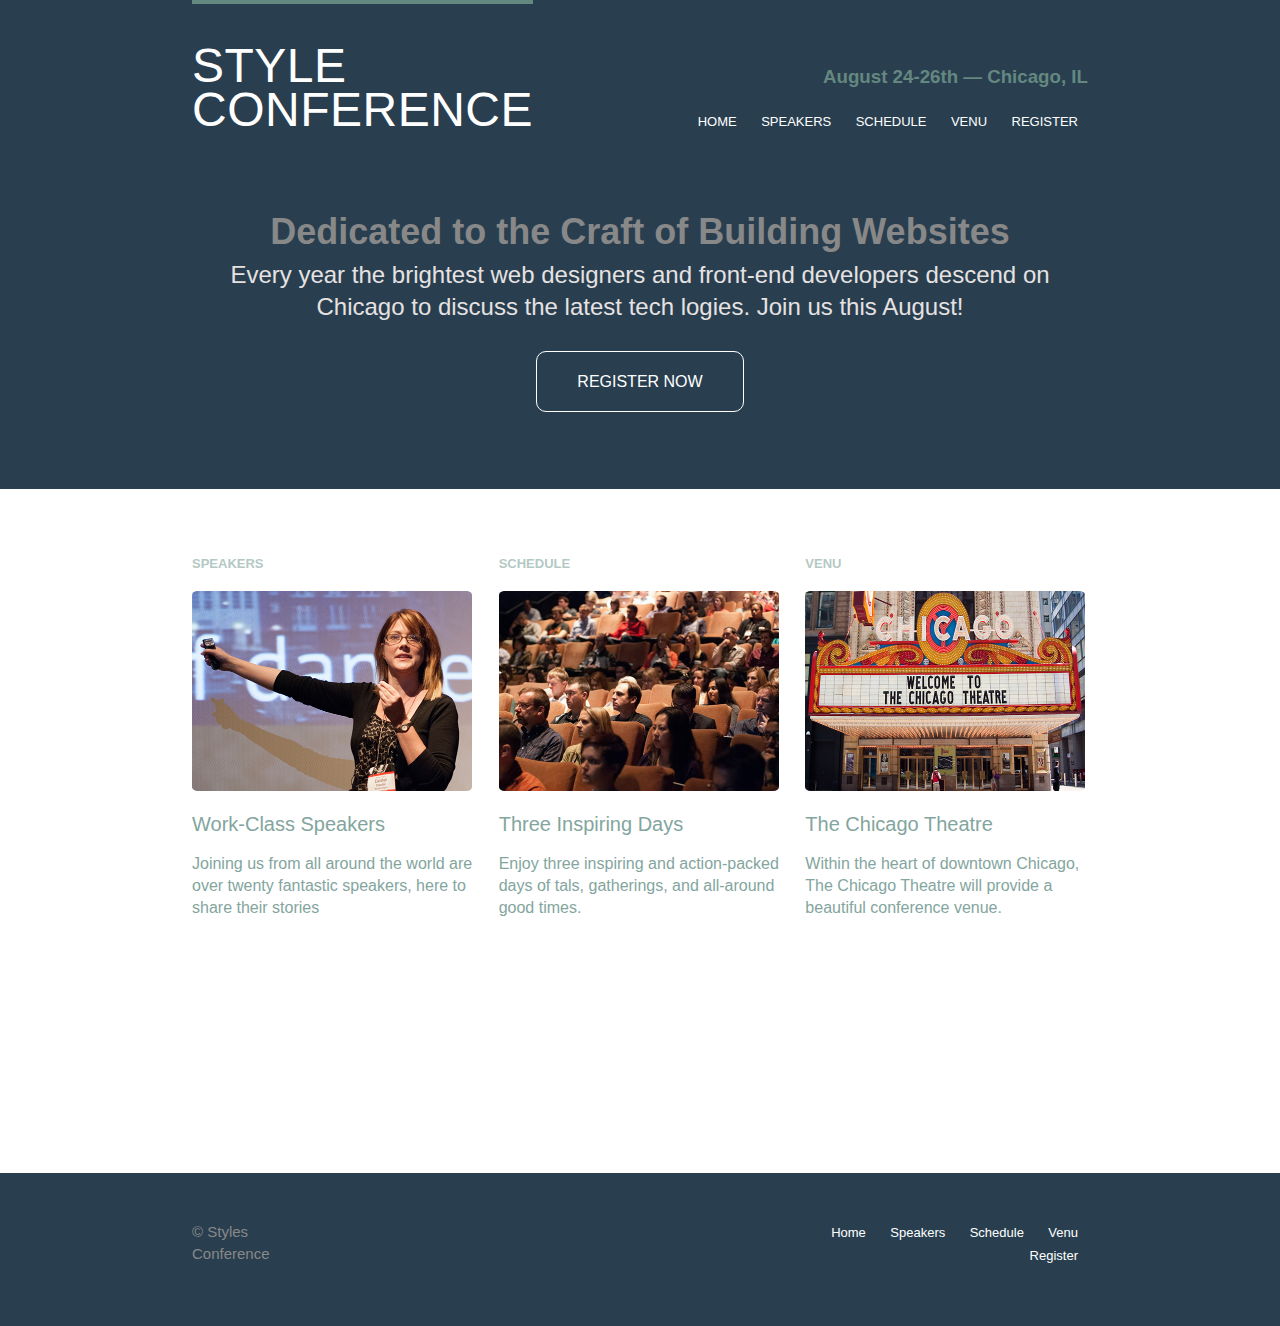
<file: index.html>
<!DOCTYPE html>
<html lang="en">
<head>
    <meta charset="UTF-8">
    <meta name="viewport" content="width=device-width, initial-scale=1.0">
    <title>Style Conference</title>
    <link rel="stylesheet" href="styleconference.css">
</head>
<body>

    <div class="nav-section">
        <div class="logo">
            <a href="#">style <br> conference</a>
        </div>
        <h3 class="tagline">August 24-26th — Chicago, IL</h3>
        <nav class="nav-bar">
            <ul>
                <li><a href="index.html">Home</a></li>
                <li><a href="Speakers.html">Speakers</a></li>
                <li><a href="Schedule.html">Schedule</a></li>
                <li><a href="Venu.html">Venu</a></li>
                <li><a href="Register.html">Register</a></li>
            </ul>
        </nav>
    </div>
    <!----------------------------------------NAV-END------------------------------------------>

        <div class="nav-info">
            <h1>Dedicated to the Craft of Building Websites</h1>

            <p>Every year the brightest web designers and front-end developers descend on Chicago to discuss the latest tech logies. Join us this August!</p>
            <a href="Register.html">Register Now</a>
        </div>

    <!-----------------------------------------HOME------------------------------------------->

    <div class="home-info">

        <div class="home-page">
            <h2>Speakers</h2>
            <img src="styleconference/speakers.jpg" alt="not found">
            <a href="">Work-Class Speakers</a>
            <p>Joining us from all around the world are over twenty fantastic speakers, here to share their stories</p>
        </div>

        <div class="home-page">
            <h2>Schedule</h2>
            <img src="styleconference/schedule.jpg" alt="not found">
            <a href="">Three Inspiring Days</a>
            <p>Enjoy three inspiring and action-packed days of tals, gatherings, and all-around good times.</p>
        </div>

        <div class="home-page">
            <h2>Venu</h2>
            <img src="styleconference/venue.jpg" alt="not found">
            <a href="">The Chicago Theatre</a>
            <p>Within the heart of downtown Chicago, The Chicago Theatre will provide a beautiful conference venue.</p>
        </div>

    </div>

<!---------------------------------------FOOTER------------------------------------------------------------>

    <div class="footer">
        <p>© Styles Conference</p>

        <nav class="footer-nav">
            <ul>
                <li><a href="styleconference.html">Home</a></li>
                <li><a href="Speakers.html">Speakers</a></li>
                <li><a href="Schedule.html">Schedule</a></li>
                <li><a href="Venu.html">Venu</a></li>
                <li><a href="Register.html">Register</a></li>
            </ul>
        </nav>
    </div>
    
</body>
</html>
</file>
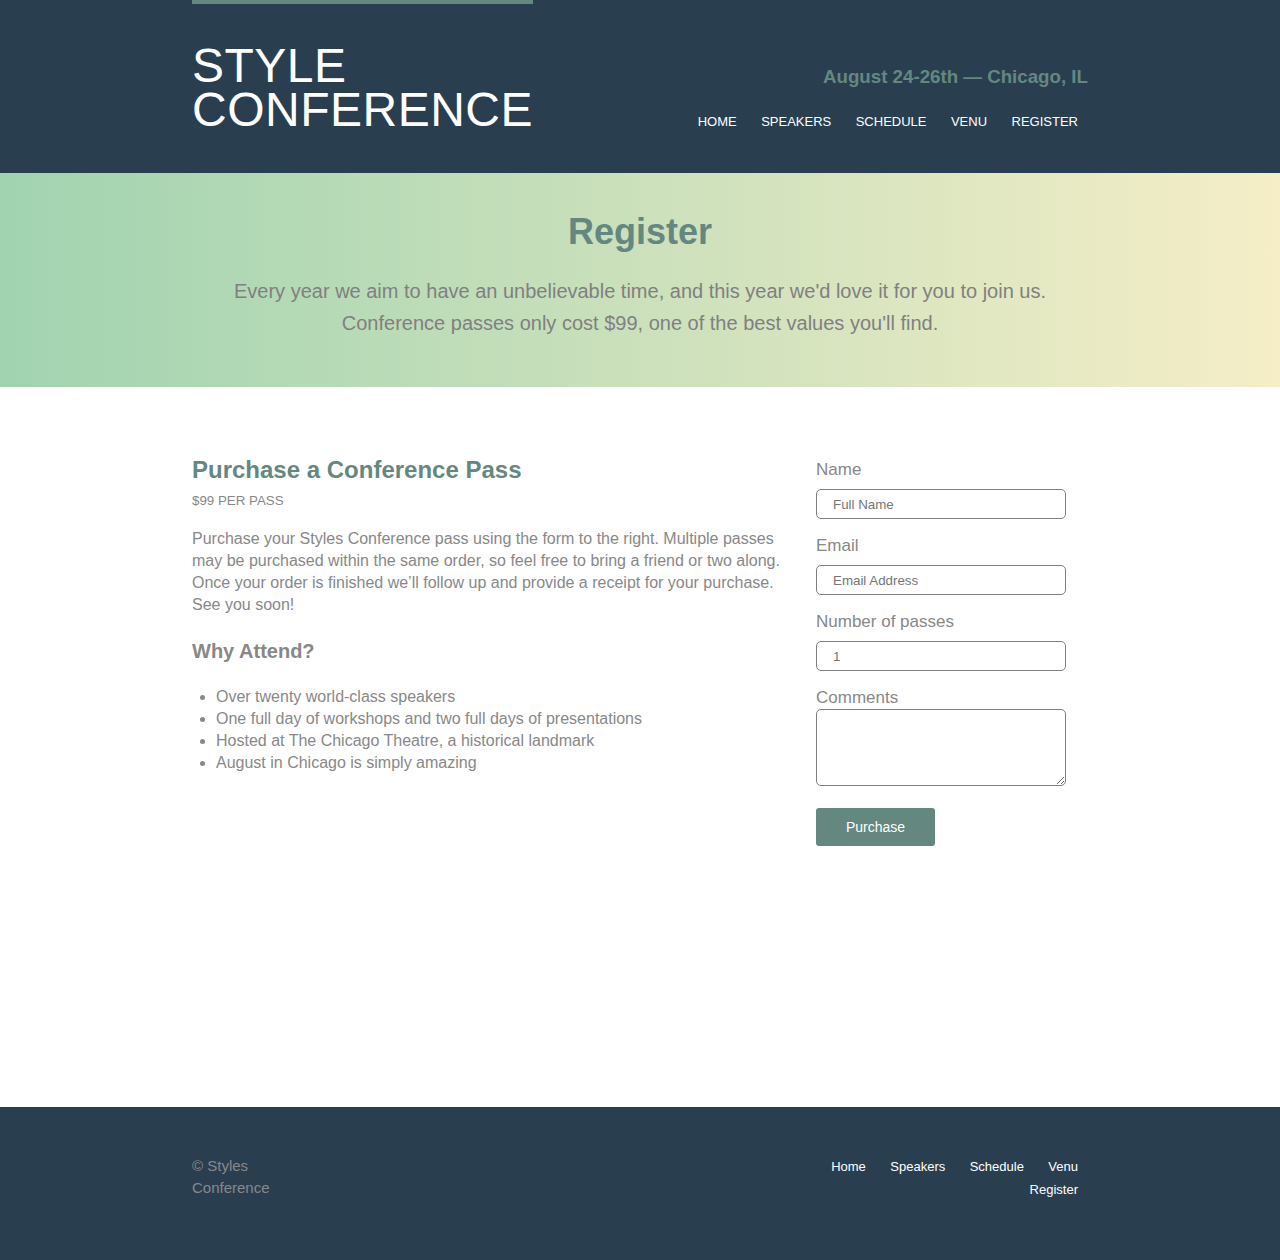
<file: Register.html>
<!DOCTYPE html>
<html lang="en">
<head>
    <meta charset="UTF-8">
    <meta name="viewport" content="width=device-width, initial-scale=1.0">
    <title>Style Conference</title>
    <link rel="stylesheet" href="styleconference.css">
</head>
<body>

    <div class="nav-section">
        <div class="logo">
            <a href="#">style <br> conference</a>
        </div>
        <h3 class="tagline">August 24-26th — Chicago, IL</h3>
        <nav class="nav-bar">
            <ul>
                <li><a href="index.html">Home</a></li>
                <li><a href="Speakers.html">Speakers</a></li>
                <li><a href="Schedule.html">Schedule</a></li>
                <li><a href="Venu.html">Venu</a></li>
                <li><a href="Register.html">Register</a></li>
            </ul>
        </nav>
    </div>
    <!--------------------------------------------NAV END------------------------------------------------->

        <div class="heading">
            <h1>Register</h1>
            <p>Every year we aim to have an unbelievable time, and this year we'd love it for you to join us. Conference passes only cost $99, one of the best values you'll find.</p>
        </div>

    <!-------------------------------------------REGISTER-------------------------------------------------->

    <div class="register">

        <div class="info">
            <h2>Purchase a Conference Pass</h2>
            <small>$99 PER PASS</small>
            <p>Purchase your Styles Conference pass using the form to the right. Multiple passes may be purchased
                 within the same order, so feel free to bring a friend or two along. Once your order is finished 
                 we’ll follow up and provide a receipt for your purchase. See you soon!</p>

            <h4>Why Attend?</h4>
            <ul>
                <li>Over twenty world-class speakers</li>
                <li>One full day of workshops and two full days of presentations</li>
                <li>Hosted at The Chicago Theatre, a historical landmark</li>
                <li>August in Chicago is simply amazing</li>
            </ul>
        </div>

        <div class="form">
            <form action="">

                <label>Name</label><br>
                <input type="text" placeholder="Full Name"><br>

                <label>Email</label><br>
                <input type="email" placeholder="Email Address"><br>

                <label>Number of passes</label><br>
                <input type="number" placeholder="1"><br>

                <label>Comments</label><br>
                <textarea cols="30" rows="5"></textarea><br>

                <button>Purchase</button>
            </form>
        </div>

    </div>

<!-------------------------------------------FOOTER------------------------------------------------------------->
    <div class="footer">
        <p>© Styles Conference</p>

        <nav class="footer-nav">
            <ul>
                <li><a href="styleconference.html">Home</a></li>
                <li><a href="Speakers.html">Speakers</a></li>
                <li><a href="Schedule.html">Schedule</a></li>
                <li><a href="Venu.html">Venu</a></li>
                <li><a href="Register.html">Register</a></li>
            </ul>
        </nav>
    </div>
    
</body>
</html>
</file>
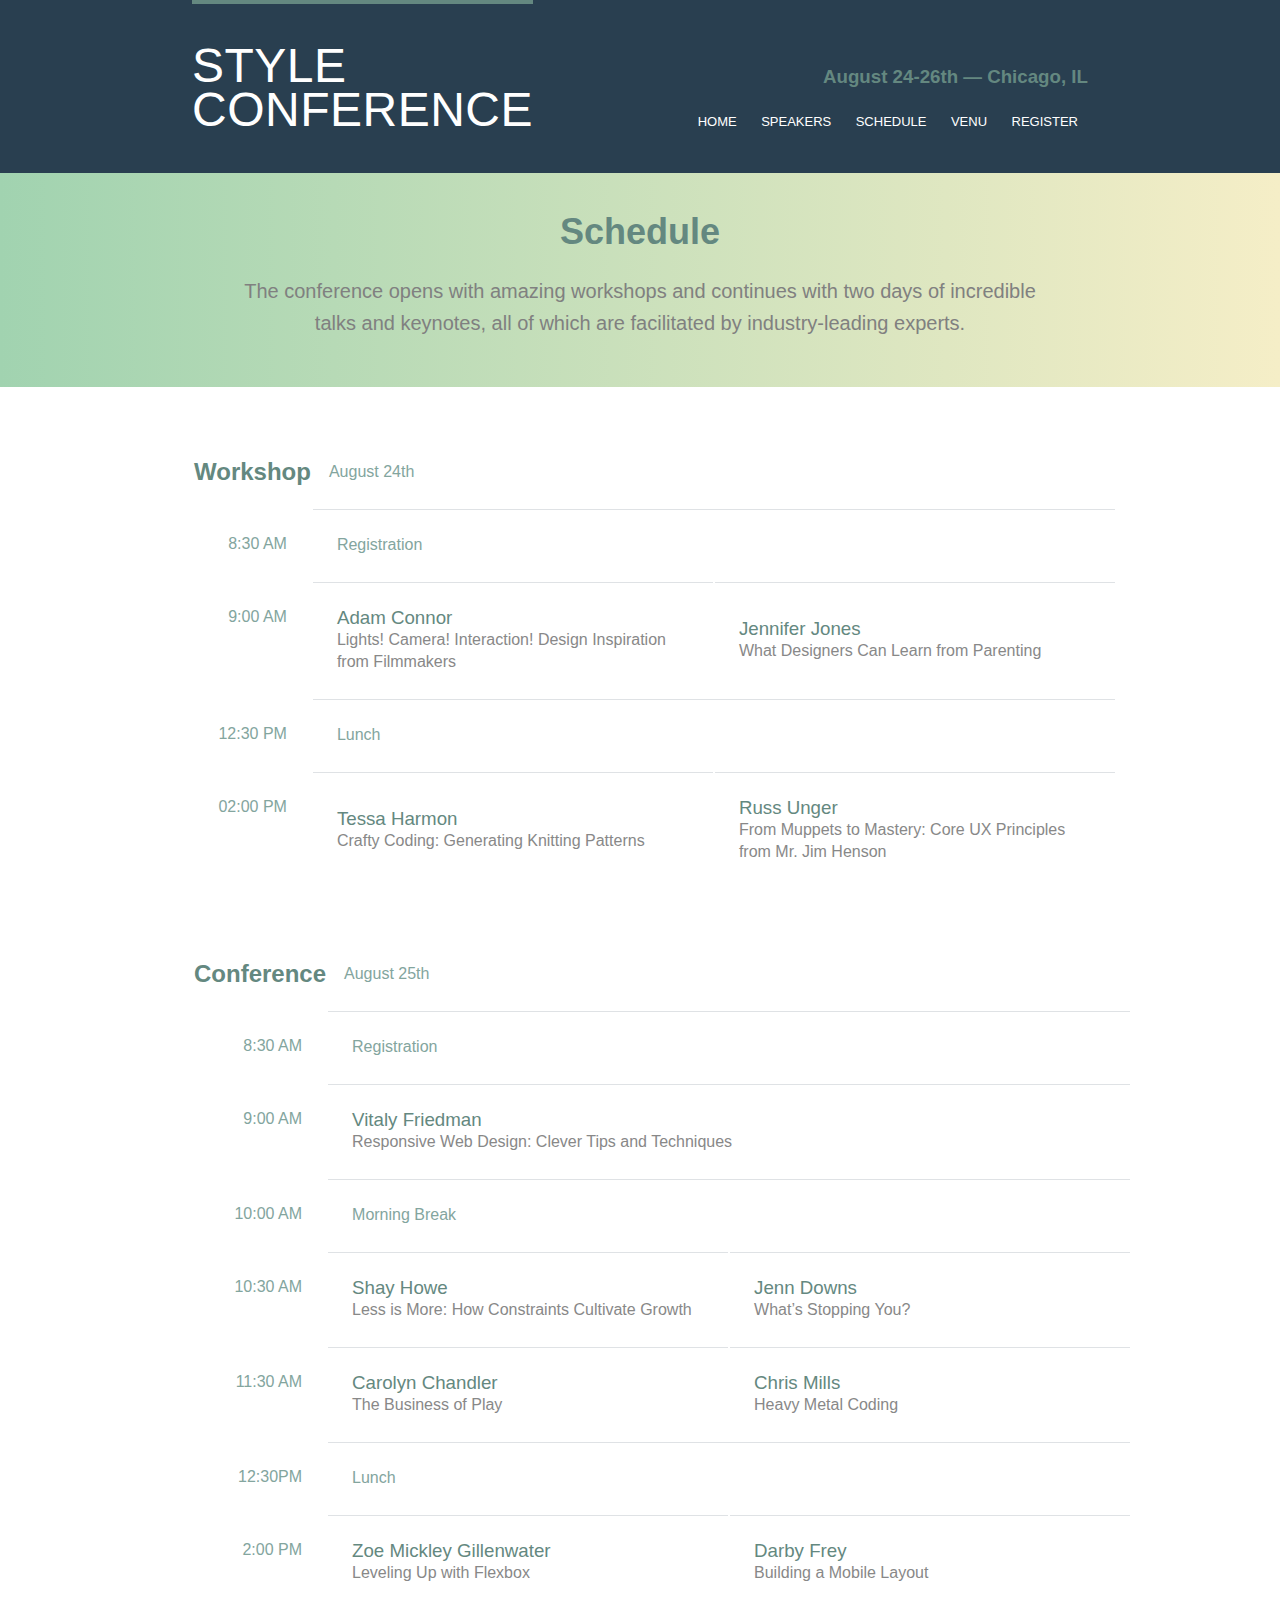
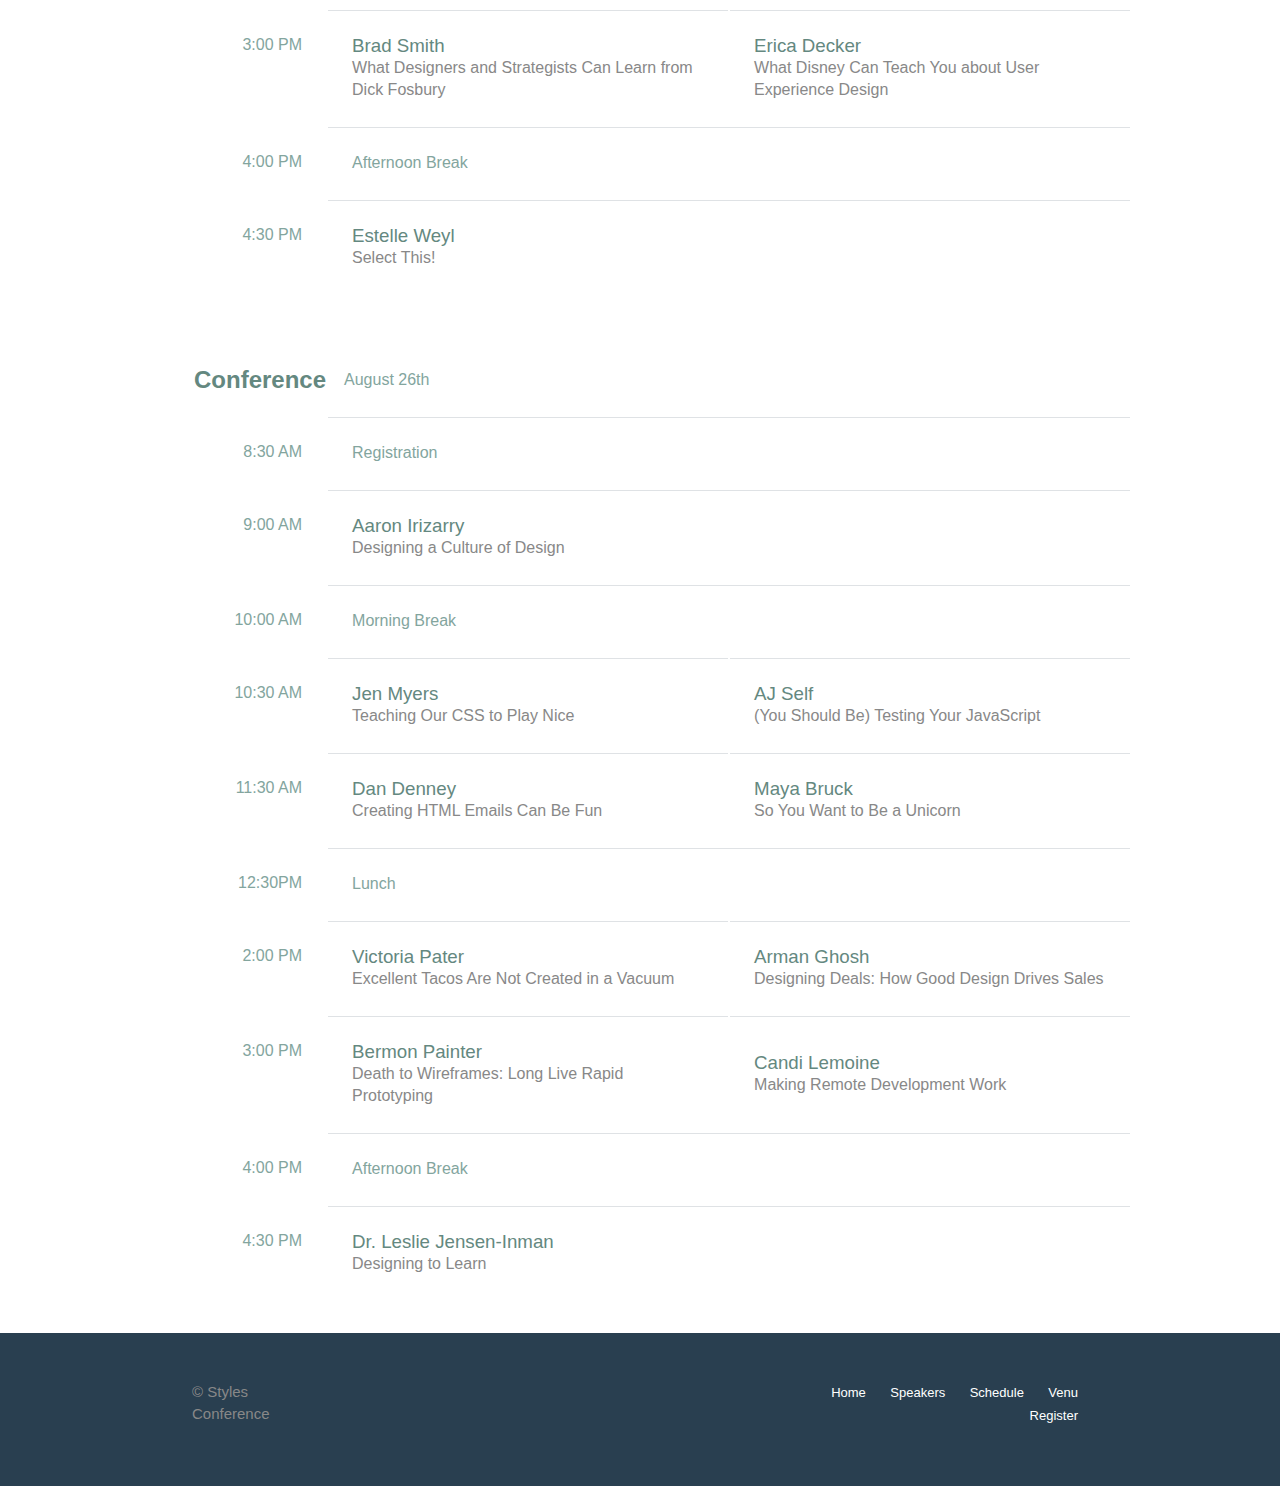
<file: Schedule.html>
<!DOCTYPE html>
<html lang="en">
<head>
    <meta charset="UTF-8">
    <meta name="viewport" content="width=device-width, initial-scale=1.0">
    <title>Style Conference</title>
    <link rel="stylesheet" href="styleconference.css">
</head>
<body>

    <div class="nav-section">
        <div class="logo">
            <a href="#">style <br> conference</a>
        </div>
        <h3 class="tagline">August 24-26th — Chicago, IL</h3>
        <nav class="nav-bar">
            <ul>
                <li><a href="index.html">Home</a></li>
                <li><a href="Speakers.html">Speakers</a></li>
                <li><a href="Schedule.html">Schedule</a></li>
                <li><a href="Venu.html">Venu</a></li>
                <li><a href="Register.html">Register</a></li>
            </ul>
        </nav>
    </div>
    <!--------------------------------------------NAV END------------------------------------------------->

        <div class="heading">
            <h1>Schedule</h1>
            <p>The conference opens with amazing workshops and continues with two days of incredible talks and keynotes, all of which are facilitated by industry-leading experts.</p>
        </div>

    <!-------------------------------------------SCHEDULE-------------------------------------------------->

    <div class="schedule">

        <table>
            <thead>
                <tr>
                    <th>Workshop</th>
                    <td>August 24th</td>
                </tr>
            </thead>

            <tbody>
                <tr>
                    <th>8:30 AM</th>
                    <td colspan="2">Registration</td>
                </tr>

                <tr>
                    <th>9:00 AM</th>
                    <td>
                        <h3>Adam Connor</h3>
                        <a href="Speakers.html#adam-connor">Lights! Camera! Interaction! Design Inspiration from Filmmakers</a>
                    </td>
                    <td>
                        <h3>Jennifer Jones</h3>
                        <a href="Speakers.html">What Designers Can Learn from Parenting</a>
                    </td>
                </tr>

                <tr>
                    <th>12:30 PM</th>
                    <td colspan="2">Lunch</td>
                </tr>

                <tr>
                    <th>02:00 PM</th>
                    <td>
                        <h3>Tessa Harmon</h3>
                        <a href="Speakers.html">Crafty Coding: Generating Knitting Patterns</a>
                    </td>
                    <td>
                        <h3>Russ Unger</h3>
                        <a href="Speakers.html">From Muppets to Mastery: Core UX Principles from Mr. Jim Henson</a>
                    </td>
                </tr>
            </tbody>
        </table>


        <table>
            <thead>
            <tr>
                <th>Conference</th>
                <td>August 25th</td>
            </tr>
            </thead>

            <tbody>
                <tr>
                    <th>8:30 AM</th>
                    <td colspan="2">Registration</td>
                </tr>

                <tr>
                    <th>9:00 AM</th>
                    <td colspan="2">
                        <h3>Vitaly Friedman</h3>
                        <a href="Speakers.html">Responsive Web Design: Clever Tips and Techniques</a>
                    </td>
                </tr>

                <tr>
                    <th>10:00 AM</th>
                    <td colspan="2">Morning Break</td>
                </tr>

                <tr>
                    <th>10:30 AM</th>
                    <td>
                        <h3>Shay Howe</h3>
                        <a href="Speakers.html#shay-howe">Less is More: How Constraints Cultivate Growth</a>
                    </td>
                    <td>
                        <h3>Jenn Downs</h3>
                        <a href="Speakers.html">What’s Stopping You?</a>
                    </td>
                </tr>

                <tr>
                    <th>11:30 AM</th>
                    <td>
                        <h3>Carolyn Chandler</h3>
                        <a href="Speakers.html">The Business of Play</a>
                    </td>
                    <td>
                        <h3>Chris Mills</h3>
                        <a href="Speakers.html">Heavy Metal Coding</a>
                    </td>
                </tr>

                <tr>
                    <th>12:30PM</th>
                    <td colspan="2">Lunch</td>
                </tr>

                <tr>
                    <th>2:00 PM</th>
                    <td>
                        <h3>Zoe Mickley Gillenwater</h3>
                        <a href="Speakers.html">Leveling Up with Flexbox</a>
                    </td>
                    <td>
                        <h3>Darby Frey</h3>
                        <a href="Speakers.html">Building a Mobile Layout</a>
                    </td>
                </tr>

                <tr>
                    <th>3:00 PM</th>
                    <td>
                        <h3>Brad Smith</h3>
                        <a href="Speakers.html">What Designers and Strategists Can Learn from Dick Fosbury</a>
                    </td>
                    <td>
                        <h3>Erica Decker</h3>
                        <a href="Speakers.html">What Disney Can Teach You about User Experience Design</a>
                    </td>
                </tr>

                <tr>
                    <th>4:00 PM</th>
                    <td colspan="2">Afternoon Break</td>
                </tr>

                <tr>
                    <th>4:30 PM</th>
                    <td colspan="2">
                        <h3>Estelle Weyl</h3>
                        <a href="Speakers.html">Select This!</a>
                    </td>
                </tr>
            </tbody>
        </table>


        <table>
            <thead>
            <tr>
                <th>Conference</th>
                <td>August 26th</td>
            </tr>
            </thead>

            <tbody>
                <tr>
                    <th>8:30 AM</th>
                    <td colspan="2">Registration</td>
                </tr>

                <tr>
                    <th>9:00 AM</th>
                    <td colspan="2">
                        <h3>Aaron Irizarry</h3>
                        <a href="Speakers.html#aaron-irizarry">Designing a Culture of Design</a></td>
                </tr>

                <tr>
                    <th>10:00 AM</th>
                    <td colspan="2">Morning Break</td>
                </tr>

                <tr>
                    <th>10:30 AM</th>
                    <td><h3>Jen Myers</h3><a href="Speakers.html">Teaching Our CSS to Play Nice</a></td>
                    <td><a href="Speakers.html#aj-self"><h3>AJ Self</h3>(You Should Be) Testing Your JavaScript</a></td>
                </tr>

                <tr>
                    <th>11:30 AM</th>
                    <td><h3>Dan Denney</h3><a href="Speakers.html">Creating HTML Emails Can Be Fun</a></td>
                    <td><h3>Maya Bruck</h3><a href="Speakers.html">So You Want to Be a Unicorn</a></td>
                </tr>

                <tr>
                    <th>12:30PM</th>
                    <td colspan="2">Lunch</td>
                </tr>

                <tr>
                    <th>2:00 PM</th>
                    <td><h3>Victoria Pater</h3><a href="Speakers.html">Excellent Tacos Are Not Created in a Vacuum</a></td>
                    <td><h3>Arman Ghosh</h3><a href="Speakers.html#arman-ghosh">Designing Deals: How Good Design Drives Sales</a>
                    </td>
                </tr>

                <tr>
                    <th>3:00 PM</th>
                    <td><h3>Bermon Painter</h3><a href="Speakers.html#bermon-painter">Death to Wireframes: Long Live Rapid Prototyping</a></td>
                    <td><h3>Candi Lemoine</h3><a href="Speakers.html">Making Remote Development Work</a></td>
                </tr>

                <tr>
                    <th>4:00 PM</th>
                    <td colspan="2">Afternoon Break</td>
                </tr>

                <tr>
                    <th>4:30 PM</th>
                    <td colspan="2"><h3>Dr. Leslie Jensen-Inman</h3><a href="Speakers.html">Designing to Learn</a></td>
                </tr>
            </tbody>
        </table>

    </div>

<!-------------------------------------------FOOTER------------------------------------------------------------->
    <div class="footer">
        <p>© Styles Conference</p>

        <nav class="footer-nav">
            <ul>
                <li><a href="styleconference.html">Home</a></li>
                <li><a href="Speakers.html">Speakers</a></li>
                <li><a href="Schedule.html">Schedule</a></li>
                <li><a href="Venu.html">Venu</a></li>
                <li><a href="Register.html">Register</a></li>
            </ul>
        </nav>
    </div>
    
</body>
</html>
</file>
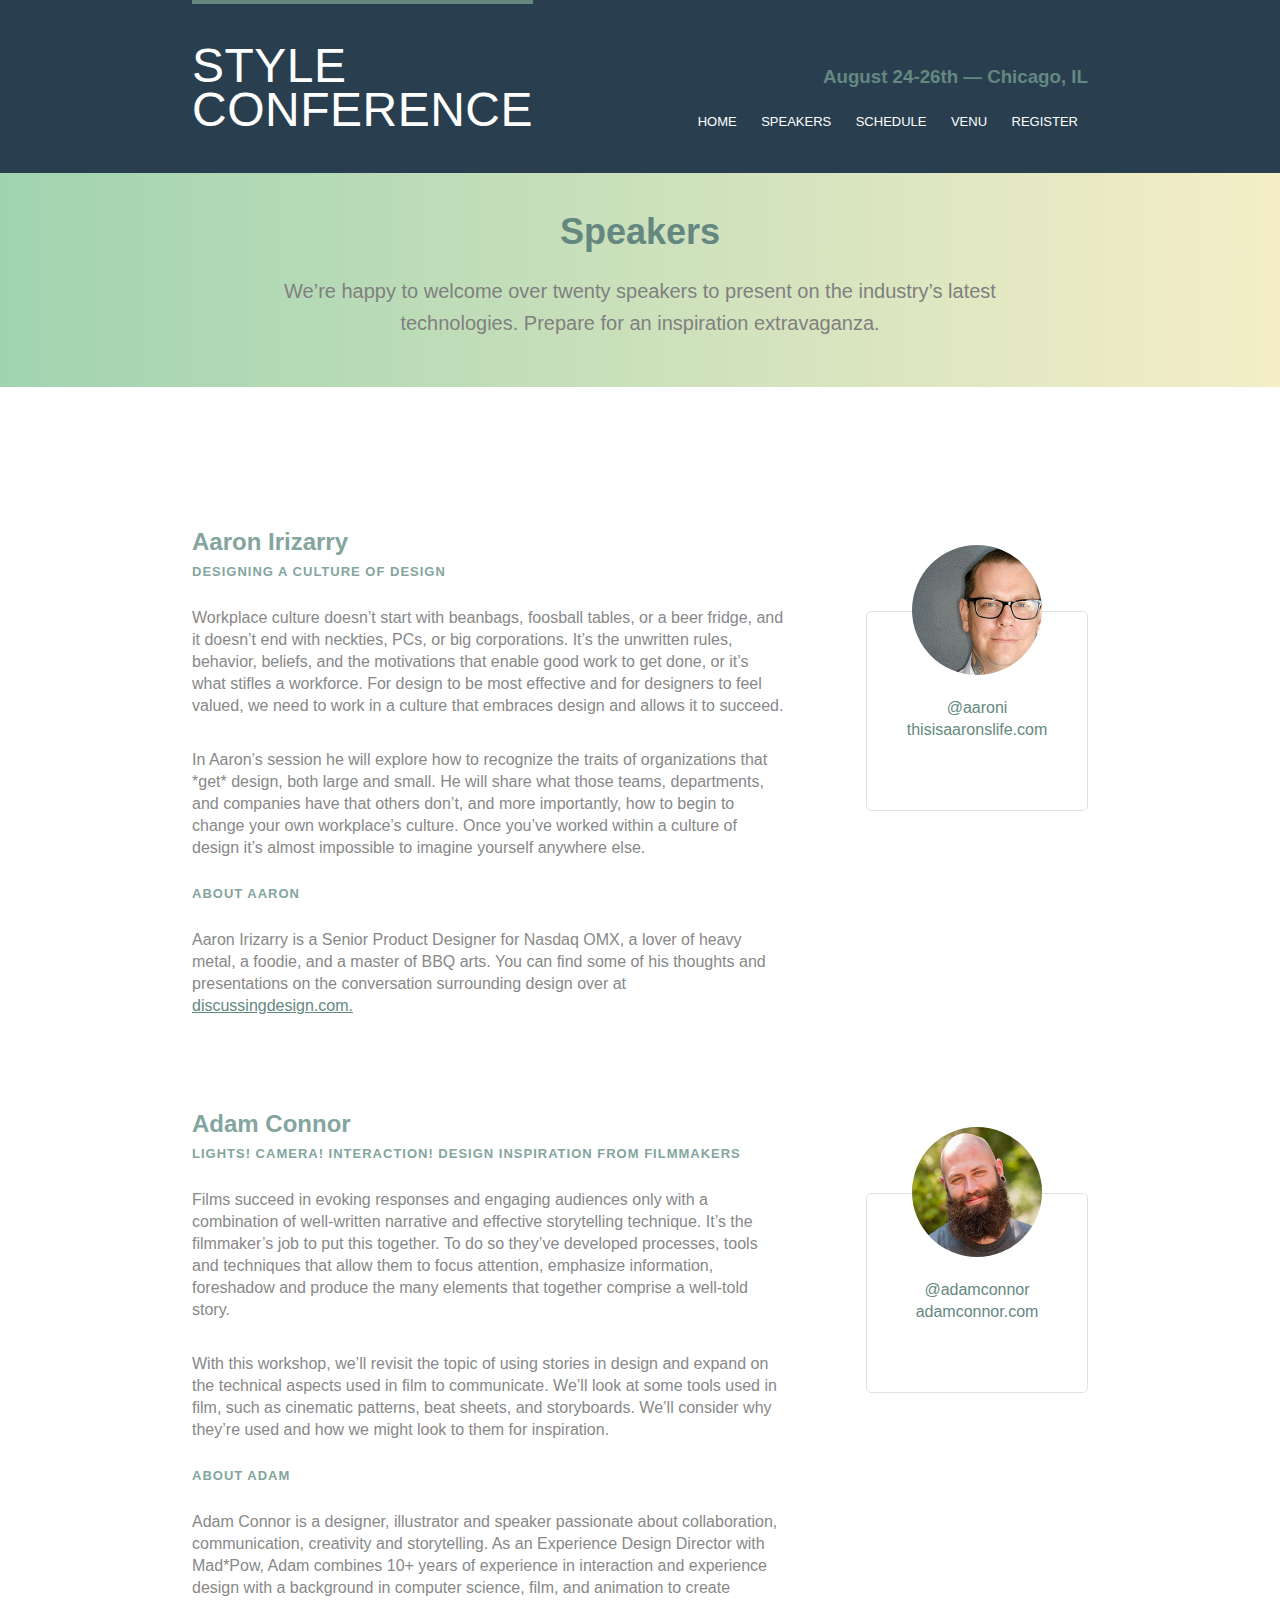
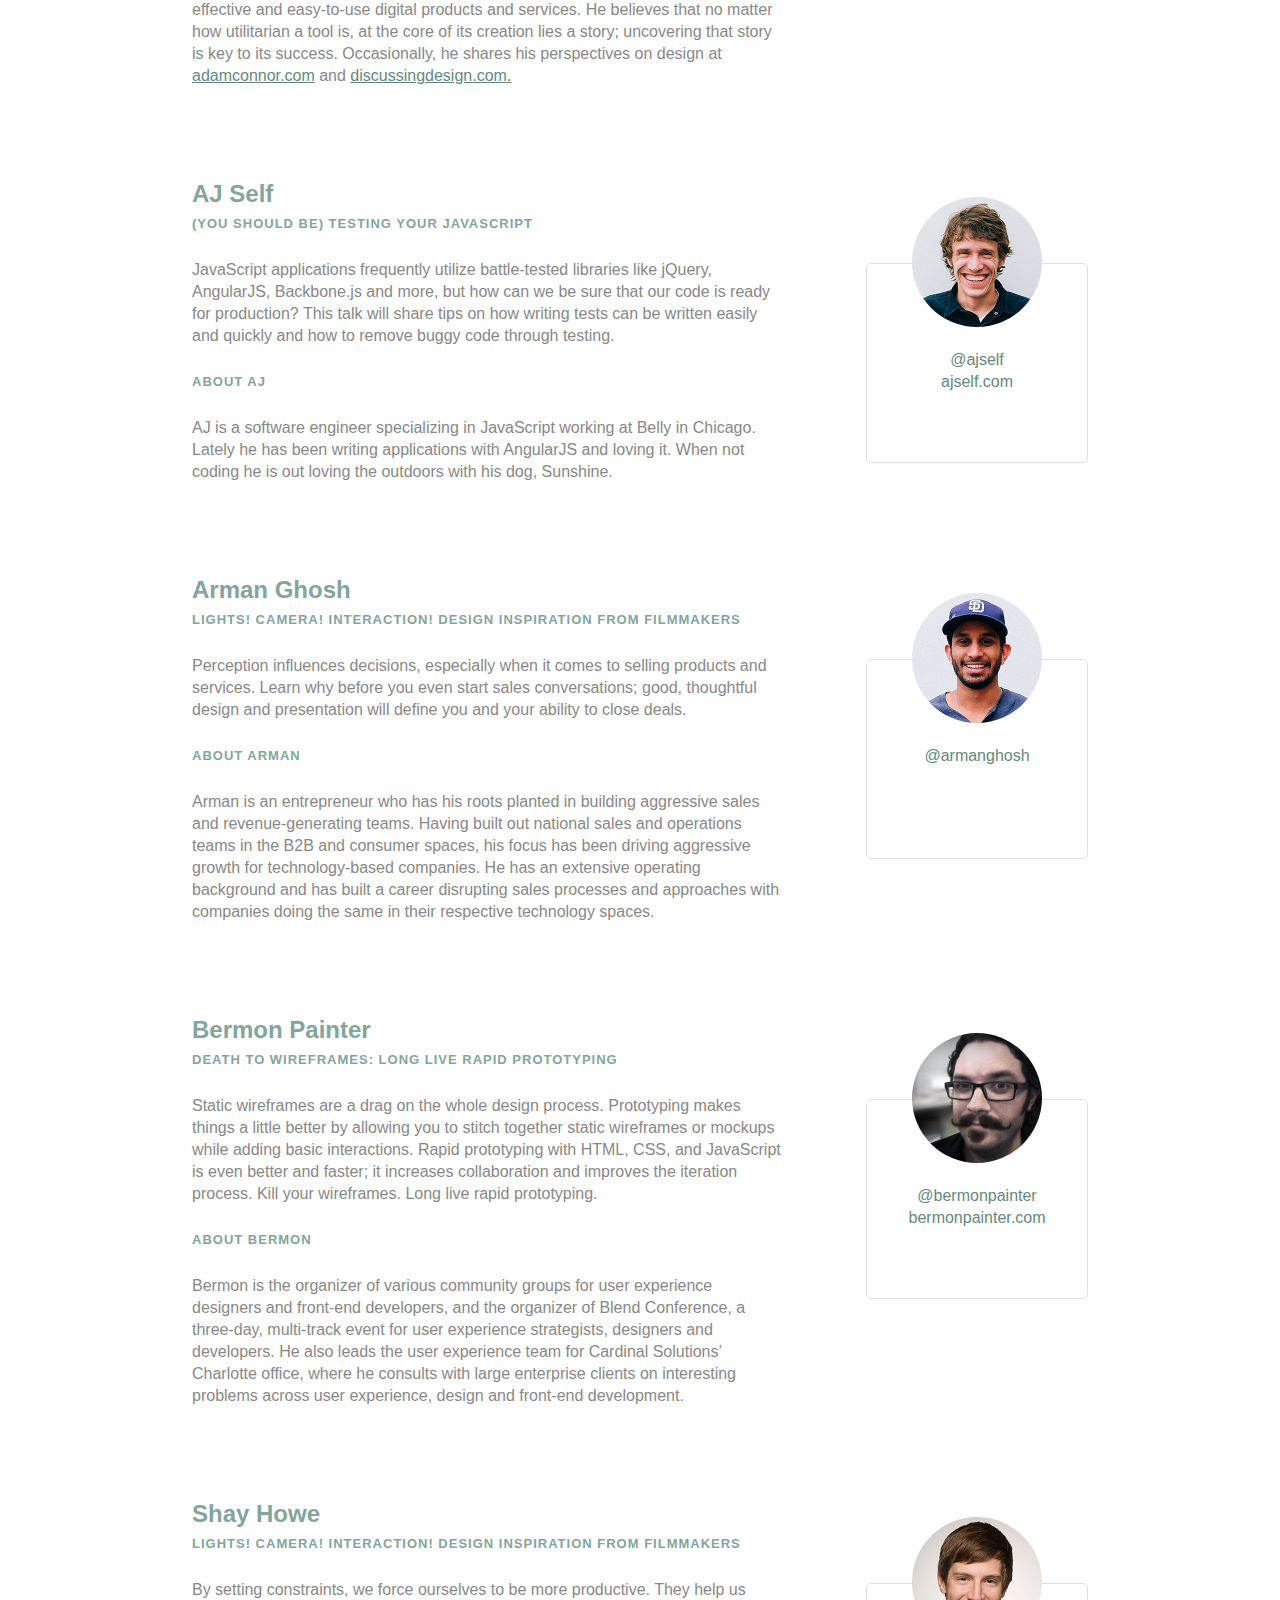
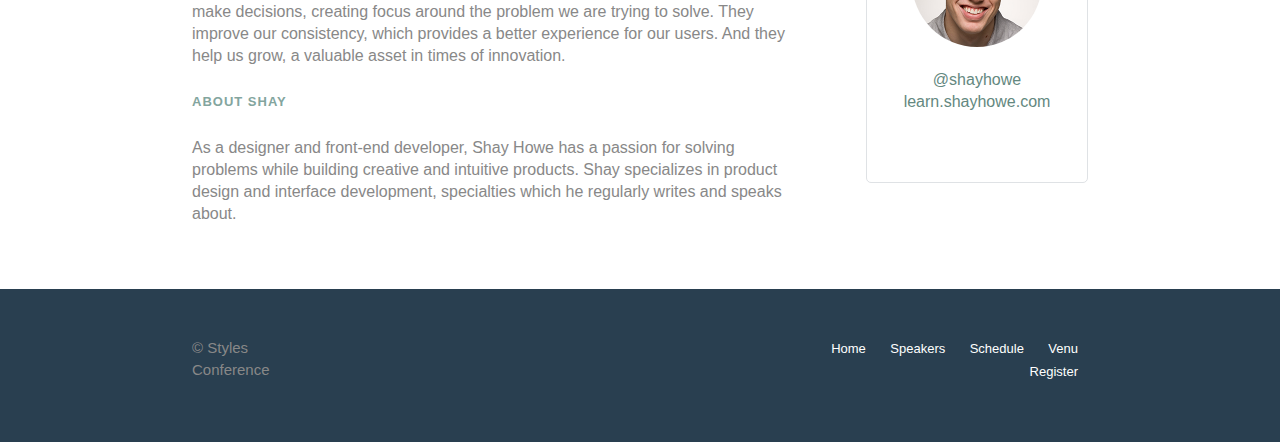
<file: Speakers.html>
<!DOCTYPE html>
<html lang="en">
<head>
    <meta charset="UTF-8">
    <meta name="viewport" content="width=device-width, initial-scale=1.0">
    <title>Style Conference</title>
    <link rel="stylesheet" href="styleconference.css">
</head>
<body>

    <div class="nav-section">
        <div class="logo">
            <a href="#">style <br> conference</a>
        </div>
        <h3 class="tagline">August 24-26th — Chicago, IL</h3>
        <nav class="nav-bar">
            <ul>
                <li><a href="index.html">Home</a></li>
                <li><a href="Speakers.html">Speakers</a></li>
                <li><a href="Schedule.html">Schedule</a></li>
                <li><a href="Venu.html">Venu</a></li>
                <li><a href="Register.html">Register</a></li>
            </ul>
        </nav>
    </div>
    <!--------------------------------------------NAV END------------------------------------------------->

        <div class="heading">
            <h1>Speakers</h1>
            <p>We’re happy to welcome over twenty speakers to present on the industry’s latest technologies. Prepare for an inspiration extravaganza.</p>
        </div>

    <!-------------------------------------------SPRAKERS-------------------------------------------------->

    <div class="speakers-section">
        <section id="aaron-irizarry">
            <div class="speakers">
                <div class="speakers-info">
                    <h2>Aaron Irizarry</h2>
                    <h6>Designing a culture of Design</h6>
                    <p>Workplace culture doesn’t start with beanbags, foosball tables, or a beer fridge, and it doesn’t end with neckties, PCs, or big corporations. It’s the unwritten rules, behavior, beliefs, and the motivations that enable good work to get done, or it’s what stifles a workforce. For design to be most effective and for designers to feel valued, we need to work in a culture that embraces design and allows it to succeed.</p>
                    <p>In Aaron’s session he will explore how to recognize the traits of organizations that *get* design, both large and small. He will share what those teams, departments, and companies have that others don’t, and more importantly, how to begin to change your own workplace’s culture. Once you’ve worked within a culture of design it’s almost impossible to imagine yourself anywhere else.</p>
                    <h6>about aaron</h6>
                    <p>Aaron Irizarry is a Senior Product Designer for Nasdaq OMX, a lover of heavy metal, a foodie, and a master of BBQ arts. You can find some of his thoughts and presentations on the conversation surrounding design over at  <a href="http://www.discussingdesign.com/">discussingdesign.com.</a></p>
                </div>

                <div class="photo">
                    <img src="styleconference/speakers(men).jpg" alt="not found">
                    <ul>
                    <li><a href="https://x.com/i/flow/login?redirect_after_login=%2Faaroni">@aaroni</a></li> 
                    <li><a href="https://thisisaaronslife.com/">thisisaaronslife.com</a></li> 
                    </ul>
                </div>
            </div>
        </section>


        <section id="adam-connor">
        <div class="speakers">
            <div class="speakers-info">
                <h2>Adam Connor</h2>
                <h6>LIGHTS! CAMERA! INTERACTION! DESIGN INSPIRATION FROM FILMMAKERS</h6>
                <p>Films succeed in evoking responses and engaging audiences only with a combination of well-written narrative and effective storytelling technique. It’s the filmmaker’s job to put this together. To do so they’ve developed processes, tools and techniques that allow them to focus attention, emphasize information, foreshadow and produce the many elements that together comprise a well-told story.</p>
                <p>With this workshop, we’ll revisit the topic of using stories in design and expand on the technical aspects used in film to communicate. We’ll look at some tools used in film, such as cinematic patterns, beat sheets, and storyboards. We’ll consider why they’re used and how we might look to them for inspiration.</p>
                <h6>about adam</h6>
                <p>Adam Connor is a designer, illustrator and speaker passionate about collaboration, communication, creativity and storytelling. As an Experience Design Director with Mad*Pow, Adam combines 10+ years of experience in interaction and experience design with a background in computer science, film, and animation to create effective and easy-to-use digital products and services. He believes that no matter how utilitarian a tool is, at the core of its creation lies a story; uncovering that story is key to its success. Occasionally, he shares his perspectives on design at <a href="">adamconnor.com</a> and  <a href="http://www.discussingdesign.com/">discussingdesign.com.</a></p>
            </div>

            <div class="photo">
                <img src="styleconference/adam-connor.jpg" alt="not found">
                <ul>
                <li> <a href="https://x.com/i/flow/login?redirect_after_login=%2Fadamconnor">@adamconnor</a></li> 
                <li> <a href="">adamconnor.com</a></li> 
                </ul>
            </div>
        </div>
        </section>

        <section id="aj-self">
            <div class="speakers">
                <div class="speakers-info">
                    <h2>AJ Self</h2>
                    <h6>(YOU SHOULD BE) TESTING YOUR JAVASCRIPT</h6>
                    <p>JavaScript applications frequently utilize battle-tested libraries like jQuery, AngularJS, Backbone.js and more, but how can we be sure that our code is ready for production? This talk will share tips on how writing tests can be written easily and quickly and how to remove buggy code through testing.</p>
                    <h6>about aj</h6>
                    <p>AJ is a software engineer specializing in JavaScript working at Belly in Chicago. Lately he has been writing applications with AngularJS and loving it. When not coding he is out loving the outdoors with his dog, Sunshine.</p>
                </div>

                <div class="photo">
                    <img src="styleconference/aj-self.jpg" alt="not found">
                    <ul>
                <li><a href="https://x.com/i/flow/login?redirect_after_login=%2Fajself">@ajself</a></li> 
                <li><a href="">ajself.com</a></li> 
                    </ul>
                </div>
            </div>
        </section>

        <section id="arman-ghosh">
            <div class="speakers">
                <div class="speakers-info">
                    <h2>Arman Ghosh</h2>
                    <h6>LIGHTS! CAMERA! INTERACTION! DESIGN INSPIRATION FROM FILMMAKERS</h6>
                    <p>Perception influences decisions, especially when it comes to selling products and services. Learn why before you even start sales conversations; good, thoughtful design and presentation will define you and your ability to close deals.</p>
                    <h6>about arman</h6>
                    <p>Arman is an entrepreneur who has his roots planted in building aggressive sales and revenue-generating teams. Having built out national sales and operations teams in the B2B and consumer spaces, his focus has been driving aggressive growth for technology-based companies. He has an extensive operating background and has built a career disrupting sales processes and approaches with companies doing the same in their respective technology spaces.</p>
                </div>

                <div class="photo">
                    <img src="styleconference/arman-ghosh.jpg" alt="not found">
                    <ul>
                    <li><a href="https://x.com/i/flow/login?redirect_after_login=%2Farmanghosh">@armanghosh</a></li>
                    </ul>
                </div>
            </div>
        </section>

        <section id="bermon-painter">
            <div class="speakers">
                <div class="speakers-info">
                    <h2>Bermon Painter</h2>
                    <h6>DEATH TO WIREFRAMES: LONG LIVE RAPID PROTOTYPING</h6>
                    <p>Static wireframes are a drag on the whole design process. Prototyping makes things a little better by allowing you to stitch together static wireframes or mockups while adding basic interactions. Rapid prototyping with HTML, CSS, and JavaScript is even better and faster; it increases collaboration and improves the iteration process. Kill your wireframes. Long live rapid prototyping.</p>
                    <h6>about BERMON</h6>
                    <p>Bermon is the organizer of various community groups for user experience designers and front-end developers, and the organizer of Blend Conference, a three-day, multi-track event for user experience strategists, designers and developers. He also leads the user experience team for Cardinal Solutions’ Charlotte office, where he consults with large enterprise clients on interesting problems across user experience, design and front-end development.</p>
                </div>

                <div class="photo">
                    <img src="styleconference/bermon-painter.jpg" alt="not found">
                    <ul>
                <li><a href="https://x.com/i/flow/login?redirect_after_login=%2Fbermonpainter">@bermonpainter</a></li>
                <li><a href="">bermonpainter.com</a></li>
                    </ul>
                </div>
            </div>
        </section>

        <section id="shay-howe">
            <div class="speakers">
                <div class="speakers-info">
                    <h2>Shay Howe</h2>
                    <h6>LIGHTS! CAMERA! INTERACTION! DESIGN INSPIRATION FROM FILMMAKERS</h6>
                    <p>By setting constraints, we force ourselves to be more productive. They help us make decisions, creating focus around the problem we are trying to solve. They improve our consistency, which provides a better experience for our users. And they help us grow, a valuable asset in times of innovation.</p>
                    <h6>about shay</h6>
                    <p>As a designer and front-end developer, Shay Howe has a passion for solving problems while building creative and intuitive products. Shay specializes in product design and interface development, specialties which he regularly writes and speaks about.</p>
                </div>

                <div class="photo">
                    <img src="styleconference/shay-howe.jpg" alt="not found">
                    <ul>
                        <li><a href="https://x.com/i/flow/login?redirect_after_login=%2Fshayhowe">@shayhowe</a></li>
                        <li><a href="">learn.shayhowe.com</a></li>
                    </ul>
                </div>
            </div>
        </section>
    </div>

<!-------------------------------------------FOOTER------------------------------------------------------------->
    <div class="footer">
        <p>© Styles Conference</p>

        <nav class="footer-nav">
            <ul>
                <li><a href="styleconference.html">Home</a></li>
                <li><a href="Speakers.html">Speakers</a></li>
                <li><a href="Schedule.html">Schedule</a></li>
                <li><a href="Venu.html">Venu</a></li>
                <li><a href="Register.html">Register</a></li>
            </ul>
        </nav>
    </div>
    
</body>
</html>
</file>
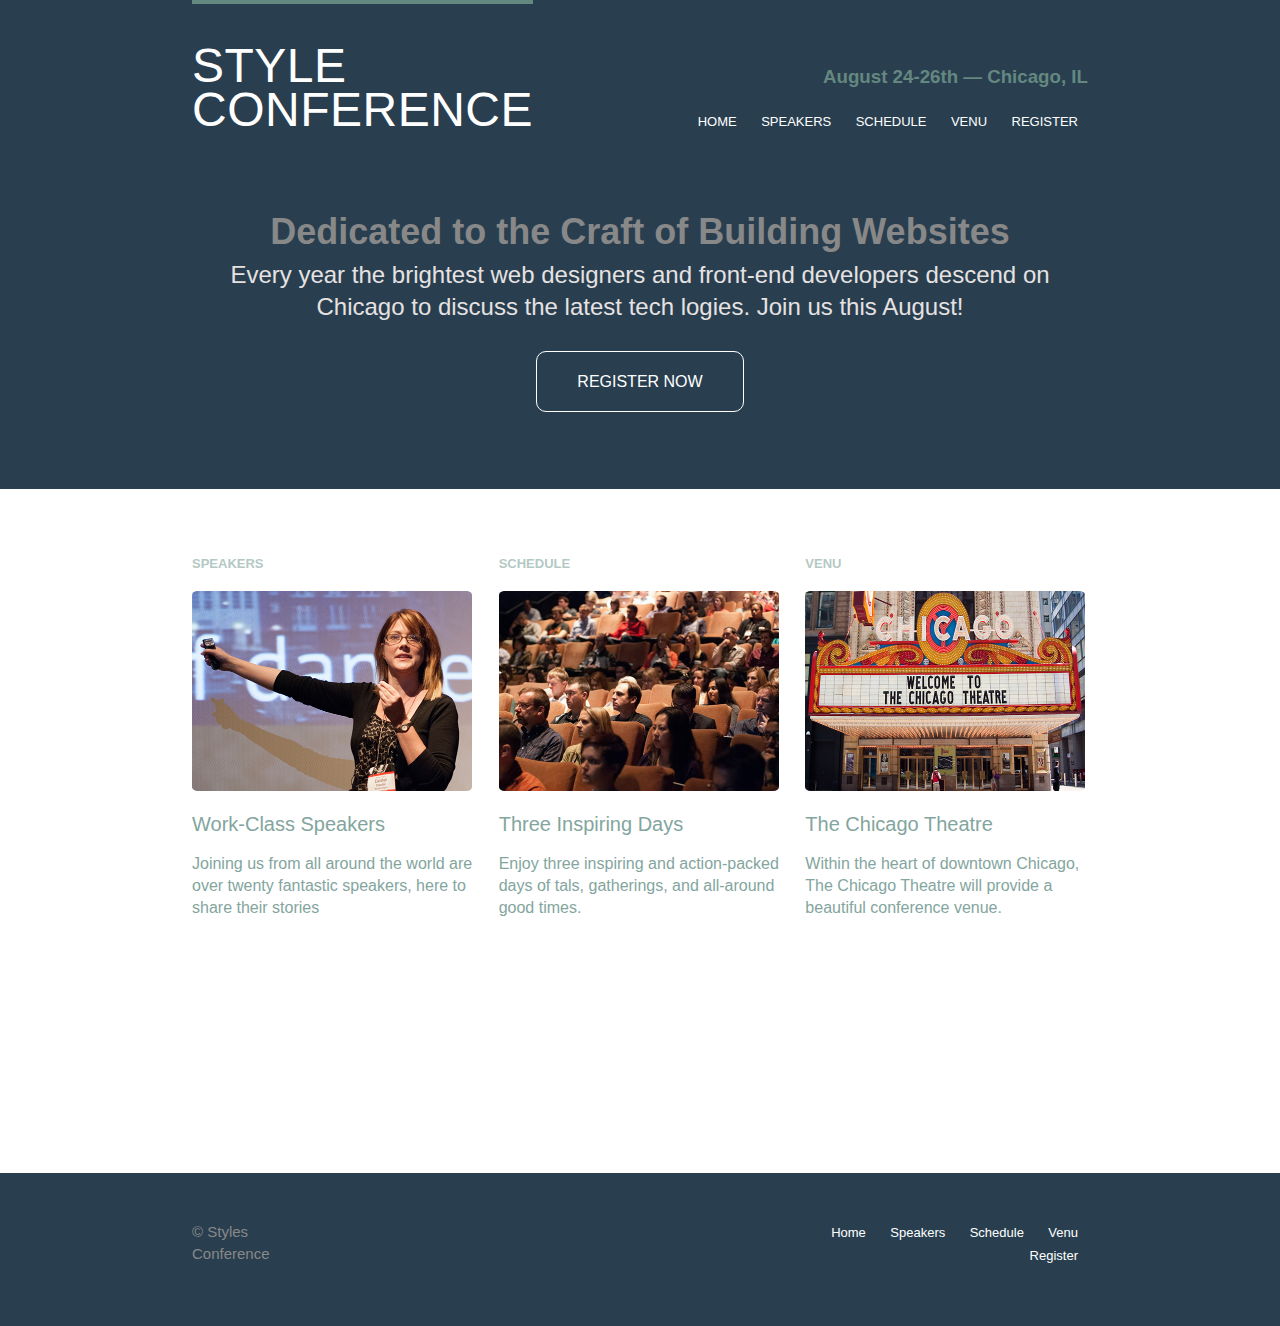
<file: styleconference.html>
<!DOCTYPE html>
<html lang="en">
<head>
    <meta charset="UTF-8">
    <meta name="viewport" content="width=device-width, initial-scale=1.0">
    <title>Style Conference</title>
    <link rel="stylesheet" href="styleconference.css">
</head>
<body>

    <div class="nav-section">
        <div class="logo">
            <a href="#">style <br> conference</a>
        </div>
        <h3 class="tagline">August 24-26th — Chicago, IL</h3>
        <nav class="nav-bar">
            <ul>
                <li><a href="styleconference.html">Home</a></li>
                <li><a href="Speakers.html">Speakers</a></li>
                <li><a href="Schedule.html">Schedule</a></li>
                <li><a href="Venu.html">Venu</a></li>
                <li><a href="Register.html">Register</a></li>
            </ul>
        </nav>
    </div>
    <!----------------------------------------NAV-END------------------------------------------>

        <div class="nav-info">
            <h1>Dedicated to the Craft of Building Websites</h1>

            <p>Every year the brightest web designers and front-end developers descend on Chicago to discuss the latest tech logies. Join us this August!</p>
            <a href="Register.html">Register Now</a>
        </div>

    <!-----------------------------------------HOME------------------------------------------->

    <div class="home-info">

        <div class="home-page">
            <h2>Speakers</h2>
            <img src="styleconference/speakers.jpg" alt="not found">
            <a href="">Work-Class Speakers</a>
            <p>Joining us from all around the world are over twenty fantastic speakers, here to share their stories</p>
        </div>

        <div class="home-page">
            <h2>Schedule</h2>
            <img src="styleconference/schedule.jpg" alt="not found">
            <a href="">Three Inspiring Days</a>
            <p>Enjoy three inspiring and action-packed days of tals, gatherings, and all-around good times.</p>
        </div>

        <div class="home-page">
            <h2>Venu</h2>
            <img src="styleconference/venue.jpg" alt="not found">
            <a href="">The Chicago Theatre</a>
            <p>Within the heart of downtown Chicago, The Chicago Theatre will provide a beautiful conference venue.</p>
        </div>

    </div>

<!---------------------------------------FOOTER------------------------------------------------------------>

    <div class="footer">
        <p>© Styles Conference</p>

        <nav class="footer-nav">
            <ul>
                <li><a href="styleconference.html">Home</a></li>
                <li><a href="Speakers.html">Speakers</a></li>
                <li><a href="Schedule.html">Schedule</a></li>
                <li><a href="Venu.html">Venu</a></li>
                <li><a href="Register.html">Register</a></li>
            </ul>
        </nav>
    </div>
    
</body>
</html>
</file>
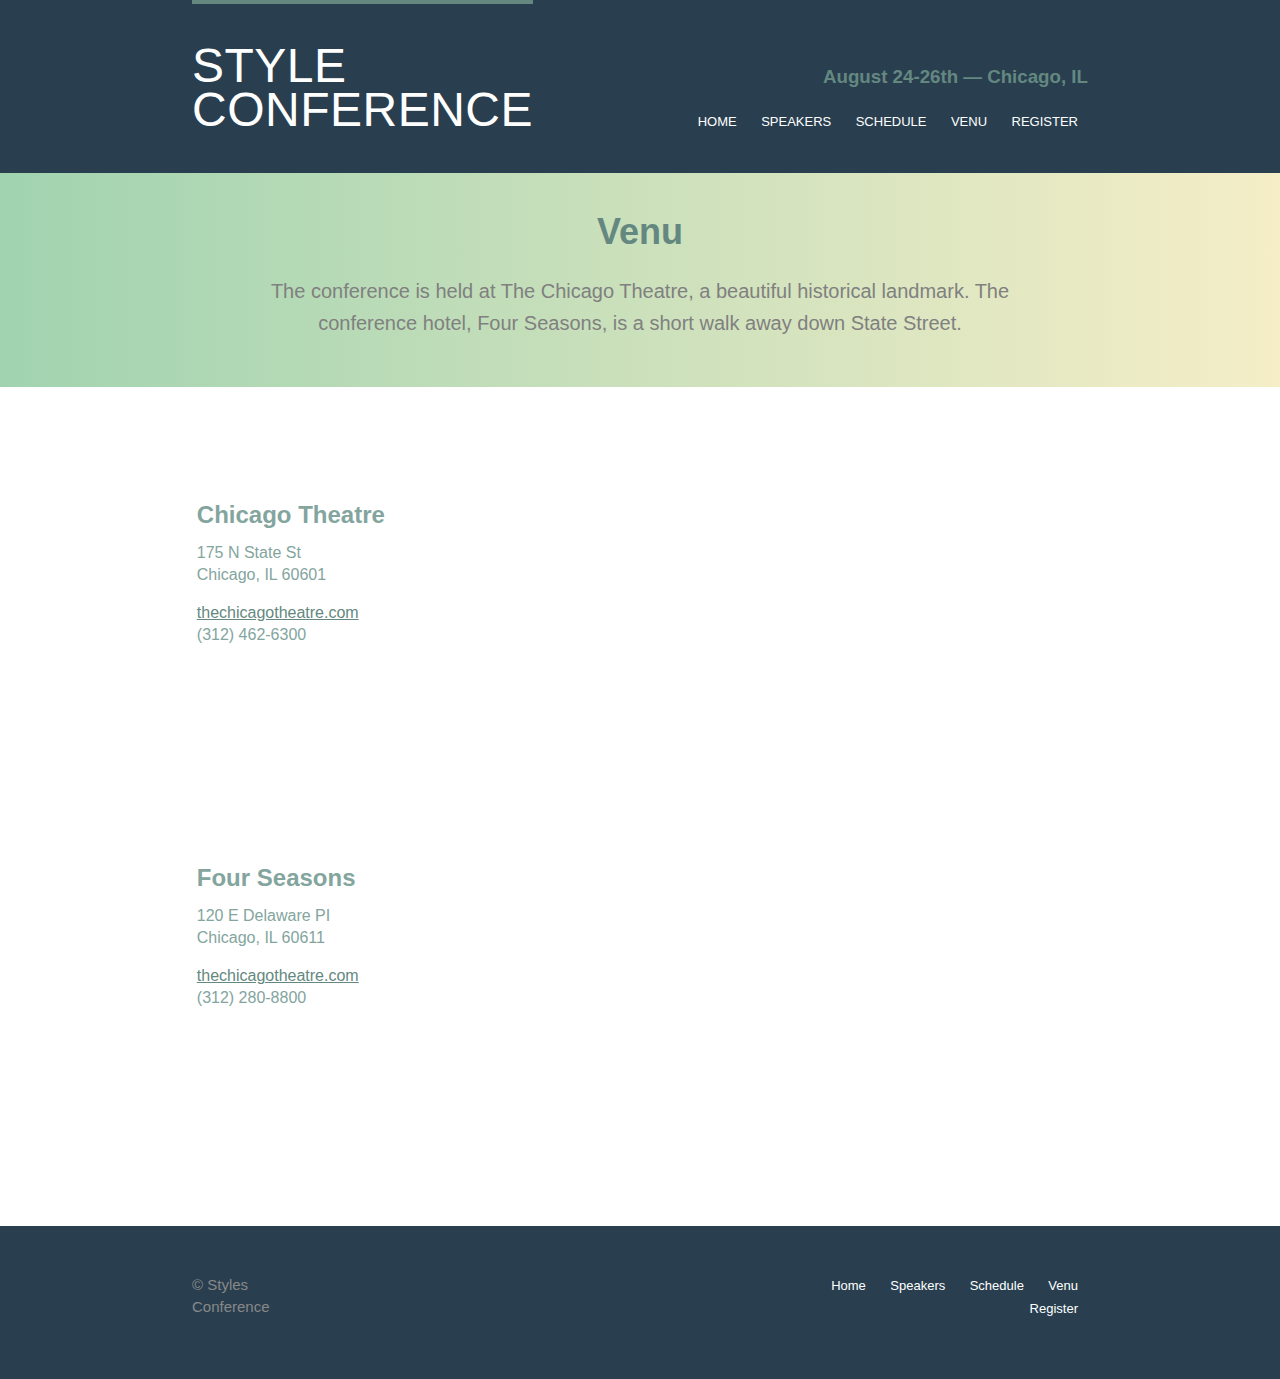
<file: Venu.html>
<!DOCTYPE html>
<html lang="en">
<head>
    <meta charset="UTF-8">
    <meta name="viewport" content="width=device-width, initial-scale=1.0">
    <title>Style Conference</title>
    <link rel="stylesheet" href="styleconference.css">
</head>
<body>

    <div class="nav-section">
        <div class="logo">
            <a href="#">style <br> conference</a>
        </div>
        <h3 class="tagline">August 24-26th — Chicago, IL</h3>
        <nav class="nav-bar">
            <ul>
                <li><a href="index.html">Home</a></li>
                <li><a href="Speakers.html">Speakers</a></li>
                <li><a href="Schedule.html">Schedule</a></li>
                <li><a href="Venu.html">Venu</a></li>
                <li><a href="Register.html">Register</a></li>
            </ul>
        </nav>
    </div>
    <!--------------------------------------------NAV END------------------------------------------------->

        <div class="heading">
            <h1>Venu</h1>
            <p>The conference is held at The Chicago Theatre, a beautiful historical landmark. The conference hotel, Four Seasons, is a short walk away down State Street.</p>
        </div>

    <!-------------------------------------------VENU-------------------------------------------------->

    <div class="Venu-section">
        <div class="venu">
            <div class="venu-info">
                <h2>Chicago Theatre</h2>
                <p>175 N State St Chicago, IL 60601</p>
                <a href="https://www.msg.com/the-chicago-theatre?cmp=van_chicagotheatre">thechicagotheatre.com</a>
                <li>(312) 462-6300</li>
            </div>
    
            <div class="map">
                <iframe src="https://www.google.com/maps/embed?pb=!1m18!1m12!1m3!1d2970.341270118227!2d-87.63016052476515!3d41.88551716495102!2m3!1f0!2f0!3f0!3m2!1i1024!2i768!4f13.1!3m3!1m2!1s0x880e2ca55810a493%3A0x4700ddf60fcbfad6!2sThe%20Chicago%20Theatre!5e0!3m2!1sen!2sin!4v1719238435334!5m2!1sen!2sin"
                 width="600px" height="300px" style="border:0;" allowfullscreen="" loading="lazy" 
                 referrerpolicy="no-referrer-when-downgrade"></iframe>
            </div>
        </div>

        <div class="venu">
            <div class="venu-info">
                <h2>Four Seasons</h2>
                <p>120 E Delaware PI Chicago, IL 60611</p>
                <a href="https://www.fourseasons.com/">thechicagotheatre.com</a>
                <li>(312) 280-8800</li>
            </div>
    
            <div class="map">
                <iframe src="https://www.google.com/maps/embed?pb=!1m18!1m12!1m3!1d2969.6967364483457!2d-87.62975292250644!3d41.89937870053297!2m3!1f0!2f0!3f0!3m2!1i1024!2i768!4f13.1!3m3!1m2!1s0x880fd353c38dcf9b%3A0x403a636ca96a613c!2sFour%20Seasons%20Hotel%20Chicago!5e0!3m2!1sen!2sin!4v1719238579302!5m2!1sen!2sin" 
                width="600px" height="300px" style="border:0;" allowfullscreen="" loading="lazy"
                referrerpolicy="no-referrer-when-downgrade"></iframe>
            </div>
        </div>
    </div>

<!-------------------------------------------FOOTER------------------------------------------------------------->
    <div class="footer">
        <p>© Styles Conference</p>

        <nav class="footer-nav">
            <ul>
                <li><a href="styleconference.html">Home</a></li>
                <li><a href="Speakers.html">Speakers</a></li>
                <li><a href="Schedule.html">Schedule</a></li>
                <li><a href="Venu.html">Venu</a></li>
                <li><a href="Register.html">Register</a></li>
            </ul>
        </nav>
    </div>
    
</body>
</html>
</file>
<file: styleconference.css>
*{
    margin: 0;
    padding: 0;
    box-sizing: border-box;
}

body{
    background: #293f50;
    color:  #888;
    font: 100 16px / 22px "Lato", "Open Sans", "Helvetica Neue", Helvetica, Arial, sans-serif;
}

.nav-section,
.nav-info{
    padding: 0 12rem 0;
}

.logo a{
    text-decoration: none;
    color: white;
}

.logo{
    border-top: 4px solid #648880;
    float: left;
    font-size: 48px;
    letter-spacing: .5px;
    line-height: 44px;
    padding: 40px 0 22px 0;
    text-transform: uppercase;
}

.logo a:hover{
    color: #648880;
}

.tagline{
    margin:  0px 0 22px 0;
    padding-top: 66px;
    text-align: right;
    color: #648880;
}

/*--------------------------------------------------------------------Nav---------------------------------------------------------------*/

nav{
    text-align: right;
}

.nav-bar li{
    display: inline-block;
    margin: 0 10px;  
}

.nav-bar li a{
    text-decoration: none;
    color: white;
    text-transform: uppercase;
    font-size: 13px;
}

.nav-bar li a:hover{
    color: #648880;
}

.nav-info{
    margin-top: 5.5rem;
    text-align: center;
}

.nav-info h1{
    font-size: 36px;
}

.nav-info p{
    padding-top: 1rem;
    font-size: 24px;
    line-height: 2rem;
    padding-bottom: 3rem;
    color: rgb(230, 226, 226);
}

.nav-info a{
    text-decoration: none;
    text-transform: uppercase;
    color: white;
    border: 1px solid white;
    border-radius: 10px;
    padding: 1.3rem 2.5rem 1.3rem;
}

.nav-info a:hover{
    background: white;
    color: #648880;
}

/*-------------------------------------------------------Home-info---------------------------------------------------------------*/

.home-info{
    padding: 4rem 12rem 0;
    margin-top: 6rem;
    min-height: 76vh;
    min-width: 100%;
    background: white;
    display: flex;
    gap: 1.5rem;
    color: #83a59e;
}

.home-page{
    width: 300px;
}

.home-page h2{
    font-size: small;
    text-transform: uppercase;
    opacity: 60%;
}

.home-page img{
    margin: 1rem 0 1rem;
    width: 280px;
    height: 200px;
    border-radius: 2%;
    cursor: pointer;
}

.home-page a{
    text-decoration: none;
    color: #83a59e;
    font-size: 20px;
}

.home-page a:hover{
    color: #9ab6b0;
}

.home-page p{
    padding-top: 1rem;
}

/*-------------------------------------------------Footer-------------------------------------------------------*/


.footer{
    padding: 3rem 12rem 0;
    min-height: 17vh;
    display: flex; 
    gap: 27rem;
}

.footer p{
    font-size: 15px;
}

.footer .footer-nav li{
    display: inline-block;
    margin: 0 10px; 
}

.footer .footer-nav li a{
    text-decoration: none;
    color: white;
    font-size: 13px;
}

.footer .footer-nav li a:hover{
    color: #888;
}


/*-------------------------------------------------HEADING----------------------------------------------------*/


.heading{
    margin-top: 2.5rem;
    padding: 3rem 2.5rem 0;
    text-align: center;
    background: linear-gradient(to right, #a1d3b0, #f5eec7);
    color: #648880;
}

.heading h1{
    font-size: 36px;
}

.heading p{
    padding: 2rem 12rem 0; 
    font-size: 20px;
    line-height: 2rem;
    padding-bottom: 3rem;
    color: gray;
}


/*-------------------------------------------------REGISTER---------------------------------------------------*/

.register{
    padding: 4.5rem 12rem 0;
    min-height: 80vh;
    min-width: 100%;
    display: flex;
    gap: 1.5rem;
    color: #888;
    background: white;
}

.register .info h2{
    color: #648880;
    padding-bottom: .5rem;
}

.info p{
    padding: 1rem 0rem 1.5rem;
    width: 600px;
}

.info h4{
    font-size: 20px;
}

.info ul{
    padding: 1.5rem;
}

.form label{
    font-size: 17px;
}

.form input{
    width: 250px;
    height: 30px;
    border-radius: 5px;
    margin-top: .5rem;
    padding-left: 1rem;
    border: 1px solid gray;
    margin-bottom: 1rem;
}

.form textarea{
    width: 250px;
    border-radius: 5px;
    padding-left: 1rem;
    border: 1px solid gray;
    margin-bottom: 1rem;

}

.form button{
    border: 0;
    background: #648880;
    padding: 11px 30px;
    font-size: 14px;
    color: white;
    border-radius: 3px;
}


/*-------------------------------------------------SPEAKERS----------------------------------------------------*/
.speakers-section{
    padding: 4rem 12rem 3rem;
    min-height: 100vh;
    min-width: 100%;
    background: white;
    color: #83a59e;
}

.speakers{
    margin-top: 5rem;
    display: flex;
    gap: 4rem;
}

.speakers-info h6{
    text-transform: uppercase;
    padding: .5rem;
    padding-left: 0;
    font-size: 13px;
    letter-spacing: 1px;
}

.speakers-info p{
    padding: 1rem;
    padding-left: 0;
    width: 610px;
    color: #888;
}

.speakers a{
    color: #648880;
}

.photo{
    margin-top: 5rem;
    border: 1px solid #dfe2e5;
    text-align: center;
    width: 250px;
    height: 200px;
    border-radius: 5px;
}

.photo ul{
    list-style: none;
}

.photo img{
    border-radius: 50%;
    height: 130px;
    margin: -67px 0 22px 0;
    vertical-align: top;
}

.photo a{
    text-decoration: none;
    color: #648880;
}

.speakers a:hover{
    color: #8caaa4;
}


/*---------------------------------------------SCHEDULE------------------------------------------------------*/

.schedule{
    padding: 0rem 9rem 2rem;
    min-height: 100vh;
    min-width: 100%;
    background: white;
    color: #83a59e;
}

table{
    padding-top: 3rem;
}

thead th{
    color: #648880;
    font-size: 24px;
    padding-left: 3rem;
}

thead td{
    padding: 1.5rem;
    padding-left: 1rem;
}

tbody th{
    padding: 1.5rem;
    float: right;
    font-weight: 100;
}

tbody td{
    padding: 1.5rem;
    width: 400px;
    border-top: 1px solid #dfe2e5;
    
}

.schedule h3{
    font-weight: 100;
    color: #648880;
}

.schedule a{
    text-decoration: none;
    color: #888;
}

.schedule a:hover{
    color: #b4b2b2;
}

/*---------------------------------------------------VENU-------------------------------------------------------*/

.Venu-section{
    padding: 4rem 12rem 3rem;
    min-width: 100%;
    background: white;
    color: #83a59e;
}

.venu{
    display: flex;
    gap: 2rem;  
    margin-top: 3rem;  
    padding: .3rem;
}

.venu-info{
    width: 300px;
}

.venu-info p{
    padding: 1rem;
    padding-left: 0;
    width: 150px;
}

.venu-info a{
    color: #648880;
}

.venu-info li{
    list-style: none;
}
</file>
